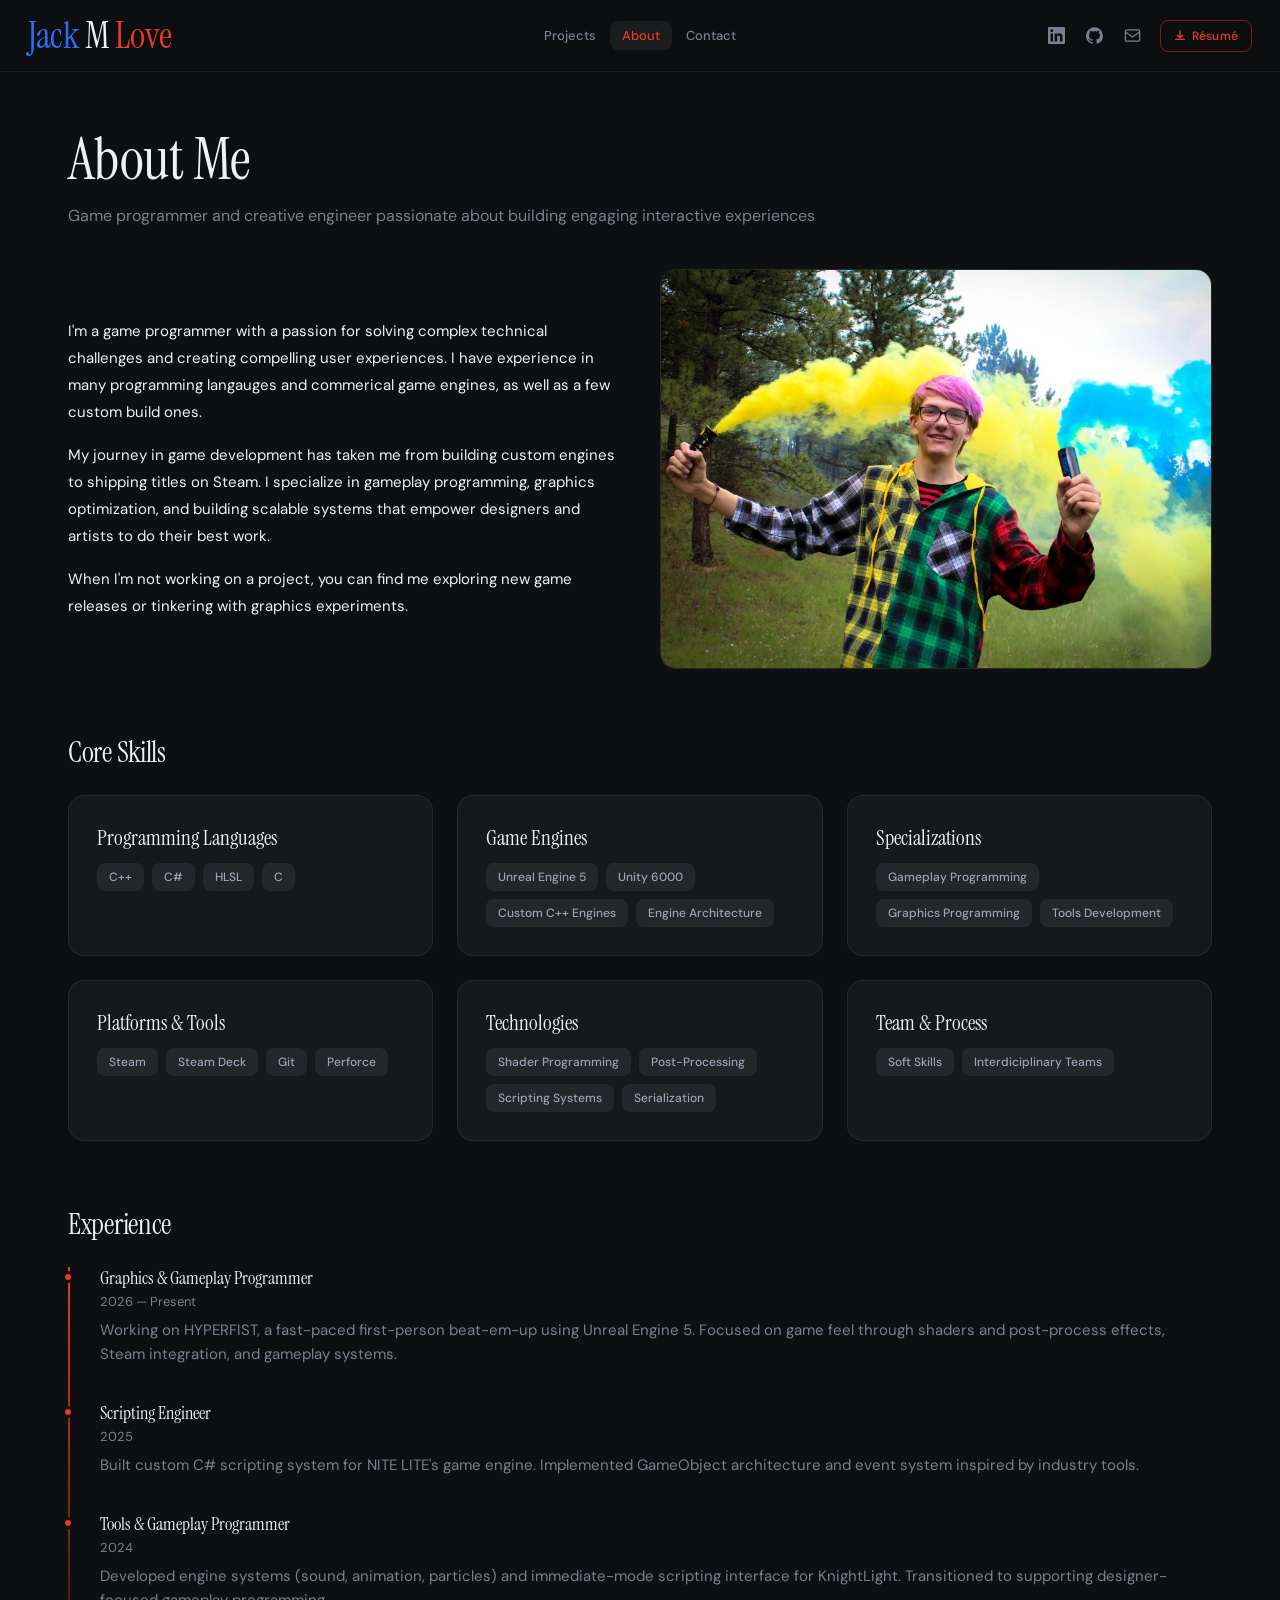
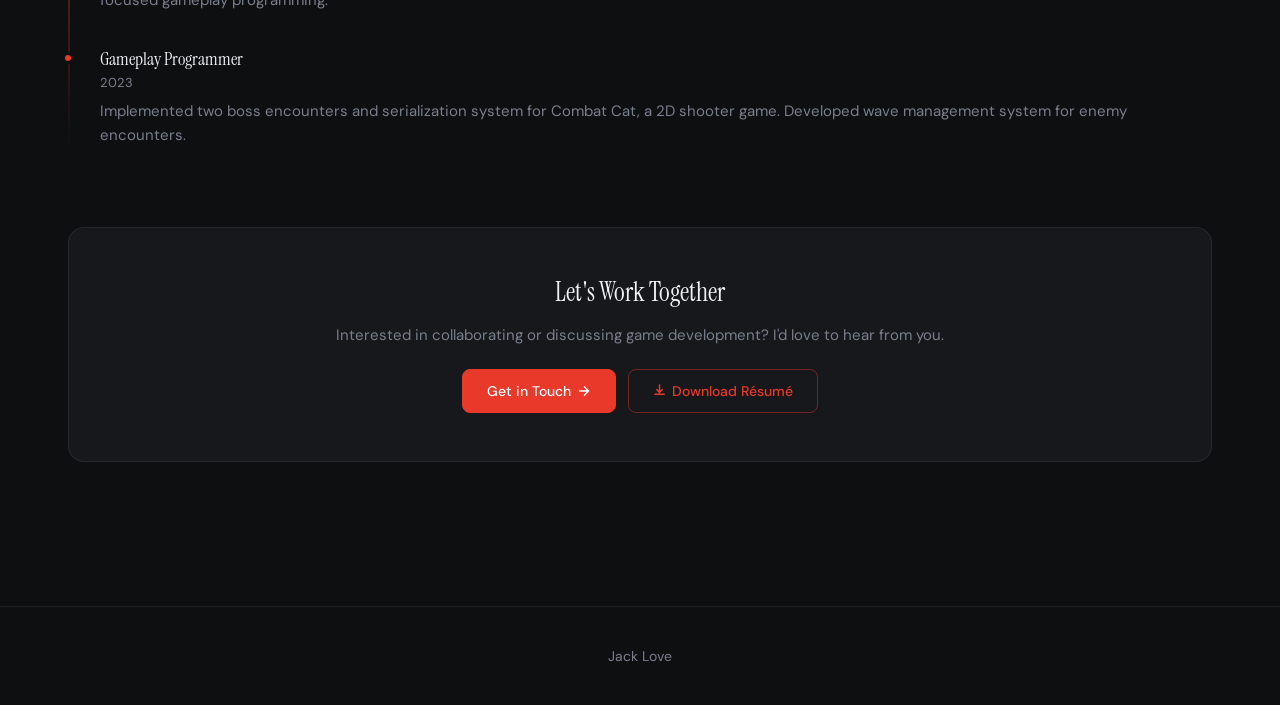
<file: about.html>
<!DOCTYPE html>
<html lang="en">
<head>
  <meta charset="UTF-8" />
  <meta name="viewport" content="width=device-width, initial-scale=1.0" />
  <title>About | Jack Love</title>
  <link rel="preconnect" href="https://fonts.googleapis.com">
  <link href="https://fonts.googleapis.com/css2?family=Instrument+Serif:ital@0;1&family=DM+Sans:ital,opsz,wght@0,9..40,300;0,9..40,400;0,9..40,500;1,9..40,300&display=swap" rel="stylesheet">
  <link rel="icon" type="image/x-icon" href="Images/favicon.png">
  <link rel="stylesheet" href="style.css">
  <style>
    /* ── Header ── */
    header {
      max-width: 1200px;
      margin: 0 auto;
      padding: 56px 28px 40px;
    }

    header h1 {
      font-family: 'Instrument Serif', serif;
      font-size: clamp(2.4rem, 5vw, 3.6rem);
      font-weight: 400;
      letter-spacing: -0.01em;
      line-height: 1.1;
      margin-bottom: 12px;
    }

    header p {
      font-size: 16px;
      color: var(--ink-muted);
      line-height: 1.6;
    }

    /* ── Main Content ── */
    main {
      max-width: 1200px;
      margin: 0 auto;
      padding: 0 28px 80px;
    }

    /* ── Section ── */
    section {
      margin-bottom: 64px;
    }

    section h2 {
      font-family: 'Instrument Serif', serif;
      font-size: 1.8rem;
      font-weight: 400;
      letter-spacing: -0.01em;
      margin-bottom: 24px;
      color: var(--ink);
    }

    /* ── Bio Section ── */
    .bio-content {
      display: grid;
      grid-template-columns: 1fr 1fr;
      gap: 40px;
      align-items: center;
      margin-bottom: 40px;
    }

    .bio-text p {
      font-size: 15px;
      line-height: 1.8;
      color: var(--ink);
      margin-bottom: 16px;
    }

    .bio-text p:last-child {
      margin-bottom: 0;
    }

    .bio-image {
      position: relative;
      height: 400px;
      border-radius: var(--radius);
      overflow: hidden;
      background: var(--surface);
      border: 1px solid var(--border);
    }

    .bio-image img {
      width: 100%;
      height: 100%;
      object-fit: cover;
    }

    @media (max-width: 768px) {
      .bio-content {
        grid-template-columns: 1fr;
        gap: 24px;
      }

      .bio-image {
        height: 300px;
      }
    }

    /* ── Skills Section ── */
    .skills-grid {
      display: grid;
      grid-template-columns: repeat(auto-fit, minmax(280px, 1fr));
      gap: 24px;
    }

    .skill-card {
      padding: 28px;
      border-radius: var(--radius);
      background: var(--surface);
      border: 1px solid var(--border);
      transition: all 0.2s;
    }

    .skill-card:hover {
      border-color: var(--accent);
      background: var(--surface-2);
      box-shadow: var(--shadow);
    }

    .skill-card h3 {
      font-family: 'Instrument Serif', serif;
      font-size: 1.3rem;
      font-weight: 400;
      margin-bottom: 12px;
      color: var(--ink);
    }

    .skill-tags {
      display: flex;
      flex-wrap: wrap;
      gap: 8px;
    }

    .skill-tag {
      display: inline-block;
      padding: 6px 12px;
      border-radius: 8px;
      background: var(--tag-bg);
      color: var(--tag-ink);
      font-size: 12px;
      font-weight: 500;
    }

    /* ── Timeline Section ── */
    .timeline {
      position: relative;
      padding-left: 32px;
    }

    .timeline::before {
      content: '';
      position: absolute;
      left: 0;
      top: 0;
      bottom: 0;
      width: 2px;
      background: linear-gradient(to bottom, var(--accent), transparent);
    }

    .timeline-item {
      margin-bottom: 36px;
      position: relative;
    }

    .timeline-item::before {
      content: '';
      position: absolute;
      left: -38px;
      top: 4px;
      width: 12px;
      height: 12px;
      border-radius: 50%;
      background: var(--accent);
      border: 3px solid var(--bg);
    }

    .timeline-item h3 {
      font-family: 'Instrument Serif', serif;
      font-size: 1.1rem;
      font-weight: 400;
      margin-bottom: 4px;
      color: var(--ink);
    }

    .timeline-date {
      font-size: 13px;
      color: var(--ink-muted);
      margin-bottom: 8px;
    }

    .timeline-description {
      font-size: 15px;
      line-height: 1.6;
      color: var(--ink-muted);
    }

    /* ── CTA Section ── */
    .cta-section {
      padding: 48px;
      border-radius: var(--radius);
      background: var(--surface);
      border: 1px solid var(--border);
      text-align: center;
      margin-top: 80px;
    }

    .cta-section h3 {
      font-family: 'Instrument Serif', serif;
      font-size: 1.6rem;
      font-weight: 400;
      margin-bottom: 16px;
      color: var(--ink);
    }

    .cta-section p {
      font-size: 15px;
      color: var(--ink-muted);
      margin-bottom: 24px;
    }

    .cta-buttons {
      display: flex;
      gap: 12px;
      justify-content: center;
      flex-wrap: wrap;
    }

    .btn {
      display: inline-flex;
      align-items: center;
      gap: 6px;
      padding: 12px 24px;
      border-radius: 8px;
      font-size: 14px;
      font-weight: 500;
      text-decoration: none;
      transition: all 0.15s;
      cursor: pointer;
      border: none;
    }

    .btn-primary {
      background: var(--accent);
      color: white;
      border: 1px solid var(--accent);
    }

    .btn-primary:hover {
      background: rgba(232,57,42,0.9);
      box-shadow: var(--shadow-hover);
    }

    .btn-secondary {
      background: transparent;
      color: var(--red);
      border: 1px solid rgba(232,57,42,0.45);
    }

    .btn-secondary:hover {
      background: var(--red-dim);
      border-color: var(--red);
    }

  </style>
</head>
<body>
  <nav class="navbar">
    <a class="nav-name" href="#">Jack <w>M </w><span>Love</span></a>

    <div class="nav-links">
      <a href="projects.html">Projects</a>
      <a href="#" class="active">About</a>
      <a href="contact.html">Contact</a>
    </div>

    <div class="nav-icons">
      <!-- LinkedIn -->
      <a class="nav-icon" href="https://linkedin.com/in/jack-m-love" target="_blank" rel="noopener" title="LinkedIn">
        <svg width="17" height="17" viewBox="0 0 24 24" fill="currentColor">
          <path
            d="M20.45 20.45h-3.55v-5.57c0-1.33-.03-3.04-1.85-3.04-1.85 0-2.13 1.45-2.13 2.94v5.67H9.37V9h3.41v1.56h.05c.47-.9 1.63-1.85 3.35-1.85 3.58 0 4.24 2.36 4.24 5.43v6.31zM5.34 7.43a2.06 2.06 0 1 1 0-4.12 2.06 2.06 0 0 1 0 4.12zm1.78 13.02H3.56V9h3.56v11.45zM22.23 0H1.77C.79 0 0 .77 0 1.73v20.54C0 23.23.79 24 1.77 24h20.46C23.2 24 24 23.23 24 22.27V1.73C24 .77 23.2 0 22.23 0z" />
        </svg>
      </a>
      <!-- GitHub -->
      <a class="nav-icon" href="https://github.com/Jack-Love10200" target="_blank" rel="noopener" title="GitHub">
        <svg width="17" height="17" viewBox="0 0 24 24" fill="currentColor">
          <path
            d="M12 .3A12 12 0 0 0 0 12.3c0 5.27 3.44 9.74 8.2 11.32.6.1.82-.26.82-.58v-2.04c-3.34.72-4.04-1.6-4.04-1.6-.54-1.38-1.33-1.74-1.33-1.74-1.08-.74.08-.73.08-.73 1.2.09 1.83 1.23 1.83 1.23 1.07 1.83 2.8 1.3 3.48 1 .1-.77.42-1.3.76-1.6-2.67-.3-5.47-1.33-5.47-5.93 0-1.31.47-2.38 1.23-3.22-.13-.3-.53-1.52.12-3.17 0 0 1-.32 3.3 1.23a11.5 11.5 0 0 1 3-.4c1.02.005 2.04.14 3 .4 2.28-1.55 3.29-1.23 3.29-1.23.65 1.65.25 2.87.12 3.17.77.84 1.23 1.9 1.23 3.22 0 4.61-2.8 5.63-5.48 5.92.43.37.82 1.1.82 2.22v3.29c0 .32.22.7.83.58A12 12 0 0 0 24 12.3 12 12 0 0 0 12 .3z" />
        </svg>
      </a>
      <!-- Email -->
      <a class="nav-icon" href="mailto:j.m.love1560@gmail.com" title="Email">
        <svg width="17" height="17" viewBox="0 0 24 24" fill="none" stroke="currentColor" stroke-width="1.8"
          stroke-linecap="round" stroke-linejoin="round">
          <rect x="2" y="4" width="20" height="16" rx="2" />
          <path d="m2 7 10 7 10-7" />
        </svg>
      </a>
      <!-- Resume -->
      <a class="nav-resume" href="Jack Love Resume 2026.pdf" target="_blank" rel="noopener">
        <svg width="12" height="12" viewBox="0 0 14 14" fill="none" stroke="currentColor" stroke-width="1.6"
          stroke-linecap="round" stroke-linejoin="round">
          <path d="M7 1v8M4 6l3 3 3-3M2 11h10" />
        </svg>
        Résumé
      </a>
    </div>

    <!-- Mobile hamburger -->
    <button class="nav-hamburger" id="hamburger" aria-label="Toggle menu">
      <span></span><span></span><span></span>
    </button>
  </nav>

  <!-- Mobile drawer -->
  <div class="nav-drawer" id="drawer">
    <a href="projects.html">
      <svg width="15" height="15" viewBox="0 0 24 24" fill="none" stroke="currentColor" stroke-width="1.8"
        stroke-linecap="round" stroke-linejoin="round">
        <rect x="3" y="3" width="7" height="7" rx="1" />
        <rect x="14" y="3" width="7" height="7" rx="1" />
        <rect x="3" y="14" width="7" height="7" rx="1" />
        <rect x="14" y="14" width="7" height="7" rx="1" />
      </svg>
      Projects
    </a>
    <a href="#" class="active">
      <svg width="15" height="15" viewBox="0 0 24 24" fill="none" stroke="currentColor" stroke-width="1.8"
        stroke-linecap="round" stroke-linejoin="round">
        <circle cx="12" cy="8" r="4" />
        <path d="M4 20c0-4 3.6-7 8-7s8 3 8 7" />
      </svg>
      About
    </a>
    <a href="contact.html">
      <svg width="15" height="15" viewBox="0 0 24 24" fill="none" stroke="currentColor" stroke-width="1.8"
        stroke-linecap="round" stroke-linejoin="round">
        <path d="M21 15a2 2 0 0 1-2 2H7l-4 4V5a2 2 0 0 1 2-2h14a2 2 0 0 1 2 2z" />
      </svg>
      Contact
    </a>
    <div class="nav-drawer-divider"></div>
    <a href="https://linkedin.com/in/jack-m-love" target="_blank" rel="noopener">
      <svg width="15" height="15" viewBox="0 0 24 24" fill="currentColor">
        <path
          d="M20.45 20.45h-3.55v-5.57c0-1.33-.03-3.04-1.85-3.04-1.85 0-2.13 1.45-2.13 2.94v5.67H9.37V9h3.41v1.56h.05c.47-.9 1.63-1.85 3.35-1.85 3.58 0 4.24 2.36 4.24 5.43v6.31zM5.34 7.43a2.06 2.06 0 1 1 0-4.12 2.06 2.06 0 0 1 0 4.12zm1.78 13.02H3.56V9h3.56v11.45zM22.23 0H1.77C.79 0 0 .77 0 1.73v20.54C0 23.23.79 24 1.77 24h20.46C23.2 24 24 23.23 24 22.27V1.73C24 .77 23.2 0 22.23 0z" />
      </svg>
      LinkedIn
    </a>
    <a href="https://github.com/Jack-Love10200" target="_blank" rel="noopener">
      <svg width="15" height="15" viewBox="0 0 24 24" fill="currentColor">
        <path
          d="M12 .3A12 12 0 0 0 0 12.3c0 5.27 3.44 9.74 8.2 11.32.6.1.82-.26.82-.58v-2.04c-3.34.72-4.04-1.6-4.04-1.6-.54-1.38-1.33-1.74-1.33-1.74-1.08-.74.08-.73.08-.73 1.2.09 1.83 1.23 1.83 1.23 1.07 1.83 2.8 1.3 3.48 1 .1-.77.42-1.3.76-1.6-2.67-.3-5.47-1.33-5.47-5.93 0-1.31.47-2.38 1.23-3.22-.13-.3-.53-1.52.12-3.17 0 0 1-.32 3.3 1.23a11.5 11.5 0 0 1 3-.4c1.02.005 2.04.14 3 .4 2.28-1.55 3.29-1.23 3.29-1.23.65 1.65.25 2.87.12 3.17.77.84 1.23 1.9 1.23 3.22 0 4.61-2.8 5.63-5.48 5.92.43.37.82 1.1.82 2.22v3.29c0 .32.22.7.83.58A12 12 0 0 0 24 12.3 12 12 0 0 0 12 .3z" />
      </svg>
      GitHub
    </a>
    <a href="mailto:j.m.love1560@gmail.com" title="Email">
      <svg width="15" height="15" viewBox="0 0 24 24" fill="none" stroke="currentColor" stroke-width="1.8"
        stroke-linecap="round" stroke-linejoin="round">
        <rect x="2" y="4" width="20" height="16" rx="2" />
        <path d="m2 7 10 7 10-7" />
      </svg>
      Email me
    </a>
    <a href="Jack Love Resume 2026.pdf" class="nav-drawer-resume" target="_blank" rel="noopener">
      <svg width="13" height="13" viewBox="0 0 14 14" fill="none" stroke="currentColor" stroke-width="1.6"
        stroke-linecap="round" stroke-linejoin="round" style="margin-right:4px">
        <path d="M7 1v8M4 6l3 3 3-3M2 11h10" />
      </svg>
      Download Résumé
    </a>
  </div>

  <header>
    <h1>About Me</h1>
    <p>Game programmer and creative engineer passionate about building engaging interactive experiences</p>
  </header>

  <main>
    <!-- Bio Section -->
    <section>
      <div class="bio-content">
        <div class="bio-text">
          <p>I'm a game programmer with a passion for solving complex technical challenges and creating compelling user experiences. I have experience in many programming langauges and commerical game engines, as well as a few custom build ones.</p>
          <p>My journey in game development has taken me from building custom engines to shipping titles on Steam. I specialize in gameplay programming, graphics optimization, and building scalable systems that empower designers and artists to do their best work.</p>
          <p>When I'm not working on a project, you can find me exploring new game releases or tinkering with graphics experiments.</p>
        </div>
        <div class="bio-image">
          <img src="Images/ProfilePic.jpg" alt="Profile photo" />
        </div>
      </div>
    </section>

    <!-- Skills Section -->
    <section>
      <h2>Core Skills</h2>
      <div class="skills-grid">
        <div class="skill-card">
          <h3>Programming Languages</h3>
          <div class="skill-tags">
            <span class="skill-tag">C++</span>
            <span class="skill-tag">C#</span>
            <span class="skill-tag">HLSL</span>
            <span class="skill-tag">C</span>
          </div>
        </div>

        <div class="skill-card">
          <h3>Game Engines</h3>
          <div class="skill-tags">
            <span class="skill-tag">Unreal Engine 5</span>
            <span class="skill-tag">Unity 6000</span>
            <span class="skill-tag">Custom C++ Engines</span>
            <span class="skill-tag">Engine Architecture</span>
          </div>
        </div>

        <div class="skill-card">
          <h3>Specializations</h3>
          <div class="skill-tags">
            <span class="skill-tag">Gameplay Programming</span>
            <span class="skill-tag">Graphics Programming</span>
            <span class="skill-tag">Tools Development</span>
            <!-- <span class="skill-tag">Physics Systems</span> -->
          </div>
        </div>

        <div class="skill-card">
          <h3>Platforms & Tools</h3>
          <div class="skill-tags">
            <span class="skill-tag">Steam</span>
            <span class="skill-tag">Steam Deck</span>
            <span class="skill-tag">Git</span>
            <span class="skill-tag">Perforce</span>
          </div>
        </div>

        <div class="skill-card">
          <h3>Technologies</h3>
          <div class="skill-tags">
            <span class="skill-tag">Shader Programming</span>
            <span class="skill-tag">Post-Processing</span>
            <span class="skill-tag">Scripting Systems</span>
            <span class="skill-tag">Serialization</span>
          </div>
        </div>

        <div class="skill-card">
          <h3>Team & Process</h3>
          <div class="skill-tags">
            <span class="skill-tag">Soft Skills</span>
            <span class="skill-tag">Interdiciplinary Teams</span>
          </div>
        </div>
      </div>
    </section>

    <!-- Experience Section -->
    <section>
      <h2>Experience</h2>
      <div class="timeline">
        <div class="timeline-item">
          <h3>Graphics & Gameplay Programmer</h3>
          <div class="timeline-date">2026 — Present</div>
          <div class="timeline-description">Working on HYPERFIST, a fast-paced first-person beat-em-up using Unreal Engine 5. Focused on game feel through shaders and post-process effects, Steam integration, and gameplay systems.</div>
        </div>

        <div class="timeline-item">
          <h3>Scripting Engineer</h3>
          <div class="timeline-date">2025</div>
          <div class="timeline-description">Built custom C# scripting system for NITE LITE's game engine. Implemented GameObject architecture and event system inspired by industry tools.</div>
        </div>

        <div class="timeline-item">
          <h3>Tools & Gameplay Programmer</h3>
          <div class="timeline-date">2024</div>
          <div class="timeline-description">Developed engine systems (sound, animation, particles) and immediate-mode scripting interface for KnightLight. Transitioned to supporting designer-focused gameplay programming.</div>
        </div>

        <div class="timeline-item">
          <h3>Gameplay Programmer</h3>
          <div class="timeline-date">2023</div>
          <div class="timeline-description">Implemented two boss encounters and serialization system for Combat Cat, a 2D shooter game. Developed wave management system for enemy encounters.</div>
        </div>
      </div>
    </section>

    <!-- CTA Section -->
    <section class="cta-section">
      <h3>Let's Work Together</h3>
      <p>Interested in collaborating or discussing game development? I'd love to hear from you.</p>
      <div class="cta-buttons">
        <a href="contact.html" class="btn btn-primary">
          Get in Touch
          <svg width="14" height="14" viewBox="0 0 14 14" fill="none" xmlns="http://www.w3.org/2000/svg">
            <path d="M2.5 7h9M7.5 3l4 4-4 4" stroke="currentColor" stroke-width="1.5" stroke-linecap="round" stroke-linejoin="round"/>
          </svg>
        </a>
        <a href="Jack Love Resume 2026.pdf" class="btn btn-secondary" target="_blank" rel="noopener">
          <svg width="13" height="13" viewBox="0 0 14 14" fill="none" stroke="currentColor" stroke-width="1.6" stroke-linecap="round" stroke-linejoin="round"><path d="M7 1v8M4 6l3 3 3-3M2 11h10"/></svg>
          Download Résumé
        </a>
      </div>
    </section>
  </main>

  <footer>
    Jack Love
  </footer>

  <script>
    const btn = document.getElementById('hamburger');
    const drawer = document.getElementById('drawer');

    if (btn && drawer) {
      btn.addEventListener('click', () => {
        const open = drawer.classList.toggle('open');
        btn.classList.toggle('open', open);
      });

      drawer.querySelectorAll('a').forEach((link) => {
        link.addEventListener('click', () => {
          drawer.classList.remove('open');
          btn.classList.remove('open');
        });
      });
    }

    // Navbar hide on scroll
    const navbar = document.querySelector('.navbar');
    let lastScrollY = 0;
    let isScrolling = false;

    window.addEventListener('scroll', () => {
      const currentScrollY = window.scrollY;
      
      // Hide navbar when scrolling down, show when scrolling up
      if (currentScrollY > lastScrollY + 5) {
        // Scrolling down
        navbar.classList.add('hidden');
      } else if (currentScrollY < lastScrollY - 5) {
        // Scrolling up
        navbar.classList.remove('hidden');
      }
      
      lastScrollY = currentScrollY;
    }, { passive: true });
  </script>
</body>
</html>
</file>
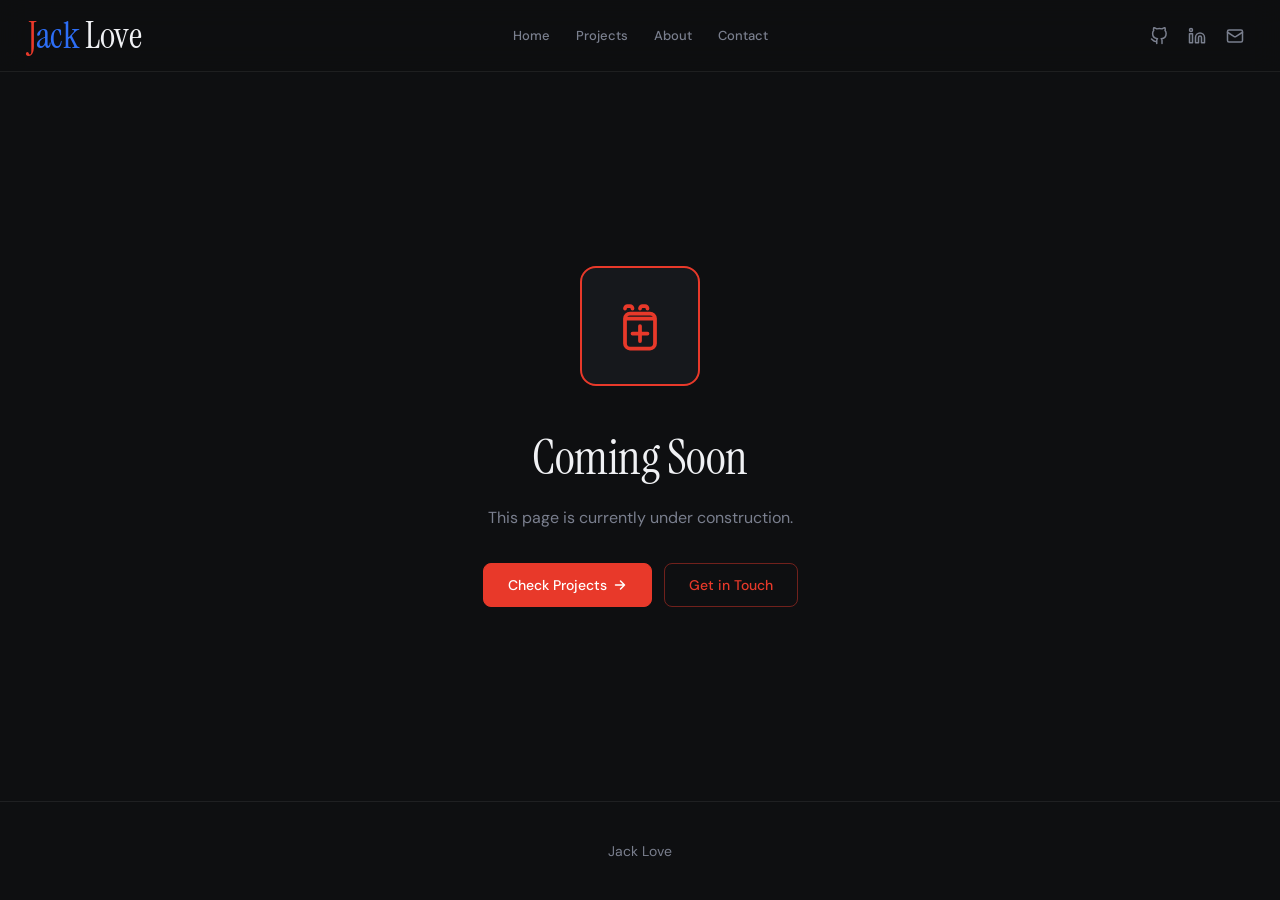
<file: coming-soon.html>
<!DOCTYPE html>
<html lang="en">
<head>
  <meta charset="UTF-8" />
  <meta name="viewport" content="width=device-width, initial-scale=1.0" />
  <title>Coming Soon | Jack Love</title>
  <link rel="preconnect" href="https://fonts.googleapis.com">
  <link href="https://fonts.googleapis.com/css2?family=Instrument+Serif:ital@0;1&family=DM+Sans:ital,opsz,wght@0,9..40,300;0,9..40,400;0,9..40,500;1,9..40,300&display=swap" rel="stylesheet">
  <link rel="icon" type="image/x-icon" href="Images/favicon.png">
  <link rel="stylesheet" href="style.css">
  <style>
    body {
      display: flex;
      flex-direction: column;
    }

    /* ── Main Content ── */
    main {
      flex: 1;
      display: flex;
      align-items: center;
      justify-content: center;
      padding: 40px 28px;
    }

    /* ── Construction Container ── */
    .construction-container {
      max-width: 600px;
      text-align: center;
    }

    .construction-icon {
      width: 120px;
      height: 120px;
      margin: 0 auto 40px;
      border-radius: var(--radius);
      background: var(--surface);
      border: 2px solid var(--accent);
      display: flex;
      align-items: center;
      justify-content: center;
      animation: pulse 2s ease-in-out infinite;
    }

    .construction-icon svg {
      width: 60px;
      height: 60px;
      color: var(--red);
      stroke-width: 1.5;
    }

    @keyframes pulse {
      0%, 100% { 
        box-shadow: 0 0 0 0 rgba(232,57,42,0.7);
      }
      50% { 
        box-shadow: 0 0 0 20px rgba(232,57,42,0);
      }
    }

    h1 {
      font-family: 'Instrument Serif', serif;
      font-size: clamp(2rem, 5vw, 3rem);
      font-weight: 400;
      letter-spacing: -0.01em;
      margin-bottom: 16px;
      color: var(--ink);
    }

    .subtitle {
      font-size: 16px;
      color: var(--ink-muted);
      margin-bottom: 32px;
      line-height: 1.6;
    }

    /* ── Status Boxes ── */
    .status-grid {
      display: grid;
      grid-template-columns: repeat(auto-fit, minmax(150px, 1fr));
      gap: 16px;
      margin-bottom: 40px;
    }

    .status-box {
      padding: 24px 16px;
      border-radius: 12px;
      background: var(--surface);
      border: 1px solid var(--border);
    }

    .status-label {
      font-size: 12px;
      font-weight: 500;
      text-transform: uppercase;
      letter-spacing: 0.05em;
      color: var(--ink-muted);
      margin-bottom: 8px;
    }

    .status-value {
      font-family: 'Instrument Serif', serif;
      font-size: 1.8rem;
      font-weight: 400;
      color: var(--red);
    }

    /* ── CTA Buttons ── */
    .cta-buttons {
      display: flex;
      gap: 12px;
      justify-content: center;
      flex-wrap: wrap;
    }

    .btn {
      display: inline-flex;
      align-items: center;
      gap: 6px;
      padding: 12px 24px;
      border-radius: 8px;
      font-size: 14px;
      font-weight: 500;
      text-decoration: none;
      transition: all 0.15s;
      cursor: pointer;
      border: none;
    }

    .btn-primary {
      background: var(--accent);
      color: white;
      border: 1px solid var(--accent);
    }

    .btn-primary:hover {
      background: rgba(232,57,42,0.9);
      box-shadow: var(--shadow-hover);
    }

    .btn-secondary {
      background: transparent;
      color: var(--red);
      border: 1px solid rgba(232,57,42,0.45);
    }

    .btn-secondary:hover {
      background: var(--red-dim);
      border-color: var(--red);
    }

    /* ── Newsletter ── */
    .newsletter-section {
      margin-top: 48px;
      padding: 32px;
      border-radius: var(--radius);
      background: var(--surface);
      border: 1px solid var(--border);
    }

    .newsletter-section h3 {
      font-family: 'Instrument Serif', serif;
      font-size: 1.2rem;
      font-weight: 400;
      margin-bottom: 12px;
      color: var(--ink);
    }

    .newsletter-section p {
      font-size: 14px;
      color: var(--ink-muted);
      margin-bottom: 16px;
    }

    .newsletter-form {
      display: flex;
      gap: 8px;
      flex-wrap: wrap;
    }

    .newsletter-form input {
      flex: 1;
      min-width: 200px;
      padding: 10px 14px;
      border-radius: 8px;
      background: var(--surface-2);
      border: 1px solid var(--border);
      color: var(--ink);
      font-family: 'DM Sans', sans-serif;
      font-size: 14px;
    }

    .newsletter-form input::placeholder {
      color: var(--ink-muted);
    }

    .newsletter-form input:focus {
      outline: none;
      border-color: var(--accent);
    }

    .newsletter-form button {
      padding: 10px 20px;
      border-radius: 8px;
      background: var(--accent);
      color: white;
      border: none;
      font-size: 14px;
      font-weight: 500;
      cursor: pointer;
      transition: all 0.15s;
    }

    .newsletter-form button:hover {
      background: rgba(232,57,42,0.9);
    }

    @media (max-width: 768px) {
      .construction-icon {
        width: 100px;
        height: 100px;
        margin-bottom: 32px;
      }

      .status-grid {
        grid-template-columns: repeat(2, 1fr);
      }

      .newsletter-form {
        flex-direction: column;
      }

      .newsletter-form input {
        min-width: 100%;
      }
    }
  </style>
</head>
<body>
  <nav class="navbar">
    <a href="index.html" class="nav-name"><span>J</span>ack <w>Love</w></a>
    
    <div class="nav-links">
      <a href="index.html">Home</a>
      <a href="projects.html">Projects</a>
      <a href="about.html">About</a>
      <a href="contact.html">Contact</a>
    </div>

    <div class="nav-icons">
      <a href="https://github.com/Jack-Love10200" class="nav-icon" aria-label="GitHub" target="_blank" rel="noopener">
        <svg width="18" height="18" viewBox="0 0 24 24" fill="none" stroke="currentColor" stroke-width="2" stroke-linecap="round" stroke-linejoin="round"><path d="M9 19c-5 1.5-5-2.5-7-3m14 6v-3.87a3.37 3.37 0 0 0-.94-2.61c3.14-.35 6.44-1.54 6.44-7A5.44 5.44 0 0 0 20 4.77 5.07 5.07 0 0 0 19.91 1S18.73.65 16 2.48a13.38 13.38 0 0 0-7 0C6.27.65 5.09 1 5.09 1A5.07 5.07 0 0 0 5 4.77a5.44 5.44 0 0 0-1.5 3.78c0 5.42 3.3 6.61 6.44 7A3.37 3.37 0 0 0 9 18.13V22"></path></svg>
      </a>
      <a href="https://linkedin.com/in/jack-m-love" class="nav-icon" aria-label="LinkedIn" target="_blank" rel="noopener">
        <svg width="18" height="18" viewBox="0 0 24 24" fill="none" stroke="currentColor" stroke-width="2" stroke-linecap="round" stroke-linejoin="round"><path d="M16 8a6 6 0 0 1 6 6v7h-4v-7a2 2 0 0 0-2-2 2 2 0 0 0-2 2v7h-4v-7a6 6 0 0 1 6-6zM2 9h4v12H2z"></path><circle cx="4" cy="4" r="2"></circle></svg>
      </a>
      <a href="mailto:j.m.love1560@gmail.com" class="nav-icon" aria-label="Email">
        <svg width="18" height="18" viewBox="0 0 24 24" fill="none" stroke="currentColor" stroke-width="2" stroke-linecap="round" stroke-linejoin="round"><rect x="2" y="4" width="20" height="16" rx="2"></rect><path d="m22 7-8.97 5.7a1.94 1.94 0 0 1-2.06 0L2 7"></path></svg>
      </a>
    </div>

    <button class="nav-hamburger" id="hamburger" aria-label="Menu">
      <span></span>
      <span></span>
      <span></span>
    </button>
  </nav>

  <div id="drawer" class="nav-drawer">
    <div class="nav-drawer-links">
      <a href="index.html">Home</a>
      <a href="projects.html">Projects</a>
      <a href="about.html">About</a>
      <a href="contact.html">Contact</a>
      <a href="https://github.com/Jack-Love10200" target="_blank" rel="noopener">GitHub</a>
      <a href="https://linkedin.com/in/jack-m-love" target="_blank" rel="noopener">LinkedIn</a>
      <a href="mailto:j.m.love1560@gmail.com">Email me</a>
    </div>
    <a href="Jack Love Resume 2026.pdf" class="nav-drawer-resume" target="_blank" rel="noopener">
      <svg width="13" height="13" viewBox="0 0 14 14" fill="none" stroke="currentColor" stroke-width="1.6" stroke-linecap="round" stroke-linejoin="round" style="margin-right:4px"><path d="M7 1v8M4 6l3 3 3-3M2 11h10"/></svg>
      Download Résumé
    </a>
  </div>

  <main>
    <div class="construction-container">
      <div class="construction-icon">
        <svg viewBox="0 0 24 24" fill="none" stroke="currentColor" stroke-linecap="round" stroke-linejoin="round">
          <path d="M6 9h12M6 9a2 2 0 0 1 2-2h8a2 2 0 0 1 2 2M6 9v10a2 2 0 0 0 2 2h8a2 2 0 0 0 2-2V9M9 5a1 1 0 0 0-1-1H7a1 1 0 0 0-1 1M15 5a1 1 0 0 0-1-1h-1a1 1 0 0 0-1 1M12 12v6M9 15h6"/>
        </svg>
      </div>

      <h1>Coming Soon</h1>
      <p class="subtitle">This page is currently under construction.</p>

      <!-- <div class="status-grid">
        <div class="status-box">
          <div class="status-label">Progress</div>
          <div class="status-value">75%</div>
        </div>
        <div class="status-box">
          <div class="status-label">ETA</div>
          <div class="status-value">Q2</div>
        </div>
        <div class="status-box">
          <div class="status-label">Status</div>
          <div class="status-value" style="color: var(--blue);">Active</div>
        </div>
      </div> -->

      <div class="cta-buttons">
        <a href="projects.html" class="btn btn-primary">
          Check Projects
          <svg width="14" height="14" viewBox="0 0 14 14" fill="none" xmlns="http://www.w3.org/2000/svg">
            <path d="M2.5 7h9M7.5 3l4 4-4 4" stroke="currentColor" stroke-width="1.5" stroke-linecap="round" stroke-linejoin="round"/>
          </svg>
        </a>
        <a href="contact.html" class="btn btn-secondary">
          Get in Touch
        </a>
      </div>

      <!-- <div class="newsletter-section">
        <h3>Be the first to know</h3>
        <p>Subscribe to get updates when this page launches</p>
        <form class="newsletter-form" id="newsletterForm">
          <input 
            type="email" 
            placeholder="you@example.com" 
            required
            aria-label="Email address"
          />
          <button type="submit">Notify Me</button>
        </form>
      </div> -->
    </div>
  </main>

  <footer>
    Jack Love
  </footer>

  <script>
    // Hamburger menu
    const btn = document.getElementById('hamburger');
    const drawer = document.getElementById('drawer');

    if (btn && drawer) {
      btn.addEventListener('click', () => {
        const open = drawer.classList.toggle('open');
        btn.classList.toggle('open', open);
      });

      drawer.querySelectorAll('a').forEach((link) => {
        link.addEventListener('click', () => {
          drawer.classList.remove('open');
          btn.classList.remove('open');
        });
      });
    }

    // Newsletter form
    const newsletterForm = document.getElementById('newsletterForm');
    if (newsletterForm) {
      newsletterForm.addEventListener('submit', function(e) {
        e.preventDefault();
        const email = this.querySelector('input[type="email"]').value;
        
        // Simulate subscription (replace with actual API call)
        const button = this.querySelector('button');
        const originalText = button.textContent;
        button.textContent = 'Subscribed!';
        button.style.background = 'var(--blue)';
        button.style.borderColor = 'var(--blue)';
        
        this.reset();
        
        setTimeout(() => {
          button.textContent = originalText;
          button.style.background = '';
          button.style.borderColor = '';
        }, 3000);
      });
    }
  </script>
</body>
</html>
</file>
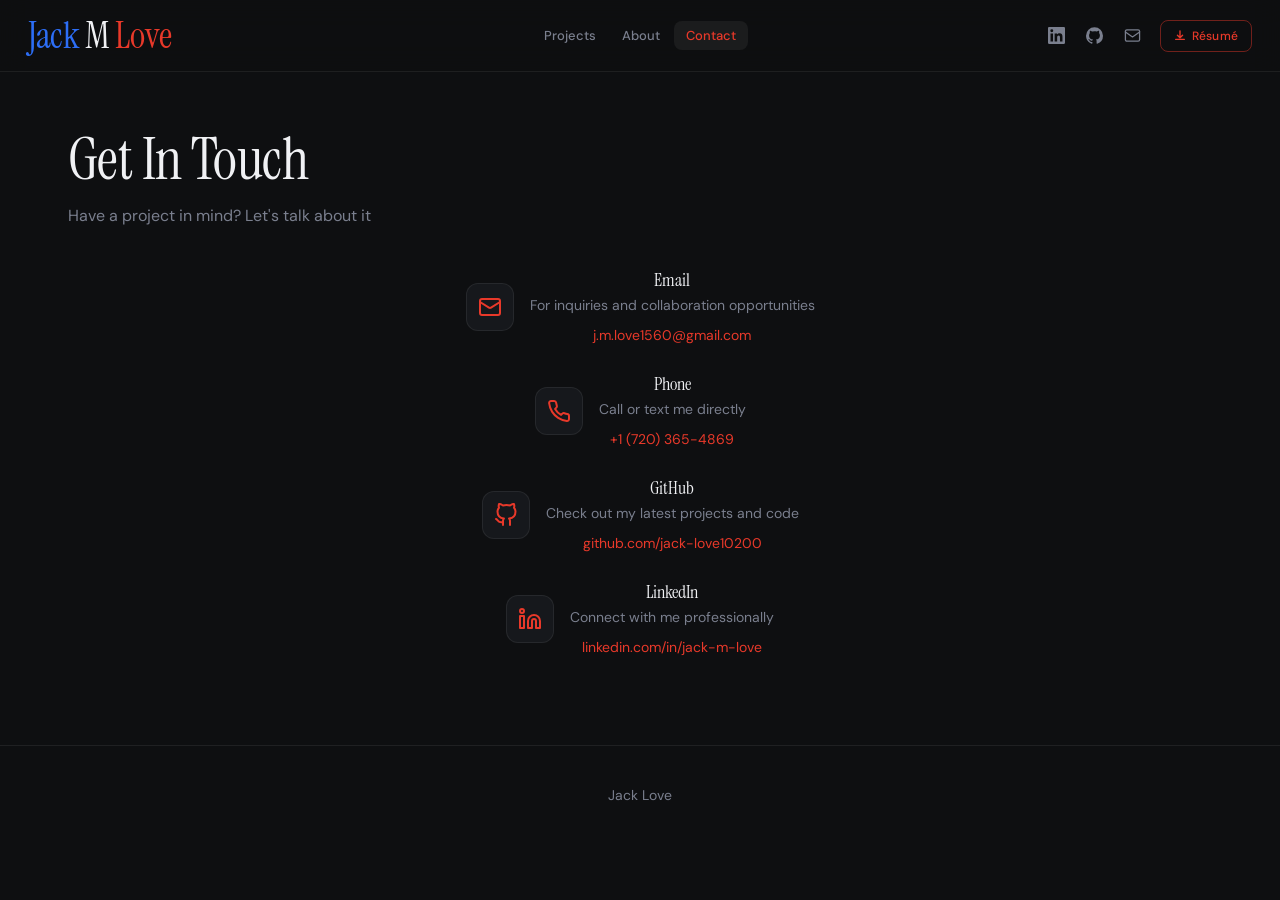
<file: contact.html>
<!DOCTYPE html>
<html lang="en">
<head>
  <meta charset="UTF-8" />
  <meta name="viewport" content="width=device-width, initial-scale=1.0" />
  <title>Contact | Jack Love</title>
  <link rel="preconnect" href="https://fonts.googleapis.com">
  <link href="https://fonts.googleapis.com/css2?family=Instrument+Serif:ital@0;1&family=DM+Sans:ital,opsz,wght@0,9..40,300;0,9..40,400;0,9..40,500;1,9..40,300&display=swap" rel="stylesheet">
  <link rel="icon" type="image/x-icon" href="Images/favicon.png">
  <link rel="stylesheet" href="style.css">
  <style>
    /* ── Contact Grid ── */
    .contact-content {
      display: grid;
      grid-template-columns: 1fr;
      justify-items: center;
      gap: 48px;
      margin-bottom: 60px;
    }

    .contact-methods {
      display: flex;
      flex-direction: column;
      gap: 28px;
      width: 100%;
      max-width: 560px;
    }

    .contact-method {
      display: flex;
      align-items: center;
      justify-content: center;
      gap: 16px;
      text-align: center;
    }

    .contact-text {
      text-align: center;
    }

    .contact-icon {
      display: flex;
      align-items: center;
      justify-content: center;
      flex-shrink: 0;
      width: 48px;
      height: 48px;
      border-radius: 12px;
      background: var(--surface);
      border: 1px solid var(--border);
      color: var(--red);
    }

    .contact-text h3 {
      font-family: 'Instrument Serif', serif;
      font-size: 1.1rem;
      font-weight: 400;
      margin-bottom: 4px;
      color: var(--ink);
    }

    .contact-text p {
      font-size: 14px;
      color: var(--ink-muted);
      line-height: 1.5;
      margin-bottom: 8px;
    }

    .contact-text a {
      font-size: 14px;
      color: var(--red);
      text-decoration: none;
      transition: color 0.15s;
    }

    .contact-text a:hover {
      color: var(--ink);
    }

    /* ── Contact Form ── */
    .contact-form {
      display: flex;
      flex-direction: column;
      gap: 20px;
    }

    .form-group {
      display: flex;
      flex-direction: column;
      gap: 8px;
    }

    .form-group label {
      font-size: 13px;
      font-weight: 500;
      color: var(--ink);
    }

    .form-group input,
    .form-group textarea {
      padding: 12px 16px;
      border-radius: 8px;
      background: var(--surface);
      border: 1px solid var(--border);
      color: var(--ink);
      font-family: 'DM Sans', sans-serif;
      font-size: 14px;
      transition: border-color 0.15s, background 0.15s;
    }

    .form-group input:focus,
    .form-group textarea:focus {
      outline: none;
      border-color: var(--accent);
      background: var(--surface-2);
    }

    .form-group textarea {
      resize: vertical;
      min-height: 140px;
      font-size: 14px;
      line-height: 1.5;
    }

    .form-group input::placeholder,
    .form-group textarea::placeholder {
      color: var(--ink-muted);
    }

    .form-button {
      padding: 12px 24px;
      border-radius: 8px;
      background: var(--accent);
      color: white;
      border: none;
      font-size: 14px;
      font-weight: 500;
      cursor: pointer;
      transition: all 0.15s;
      margin-top: 8px;
    }

    .form-button:hover {
      background: rgba(232,57,42,0.9);
      box-shadow: var(--shadow-hover);
    }

    /* ── Social Links ── */
    .social-section {
      padding: 48px;
      border-radius: var(--radius);
      background: var(--surface);
      border: 1px solid var(--border);
      text-align: center;
    }

    .social-section h3 {
      font-family: 'Instrument Serif', serif;
      font-size: 1.4rem;
      font-weight: 400;
      margin-bottom: 24px;
      color: var(--ink);
    }

    .social-links {
      display: flex;
      justify-content: center;
      gap: 16px;
      flex-wrap: wrap;
    }

    .social-link {
      display: flex;
      align-items: center;
      justify-content: center;
      width: 52px;
      height: 52px;
      border-radius: 12px;
      background: var(--surface-2);
      border: 1px solid var(--border);
      color: var(--ink-muted);
      text-decoration: none;
      transition: all 0.15s;
    }

    .social-link:hover {
      border-color: var(--accent);
      color: var(--red);
      background: var(--accent-light);
    }

    .social-link svg {
      width: 20px;
      height: 20px;
      stroke: currentColor;
      stroke-width: 2;
      fill: none;
    }

    /* ── Response Message ── */
    .form-message {
      padding: 16px;
      border-radius: 8px;
      font-size: 14px;
      display: none;
    }

    .form-message.success {
      display: block;
      background: rgba(45, 110, 245, 0.12);
      border: 1px solid rgba(45, 110, 245, 0.3);
      color: var(--blue);
    }

    .form-message.error {
      display: block;
      background: var(--red-dim);
      border: 1px solid rgba(232, 57, 42, 0.3);
      color: var(--red);
    }

    @media (max-width: 768px) {
      .contact-content {
        grid-template-columns: 1fr;
        gap: 32px;
      }

      .social-links {
        gap: 12px;
      }

      .social-link {
        width: 44px;
        height: 44px;
      }
    }

  </style>
</head>
<body>
    <nav class="navbar">
    <a class="nav-name" href="#">Jack <w>M </w><span>Love</span></a>

    <div class="nav-links">
      <a href="projects.html">Projects</a>
      <a href="about.html">About</a>
      <a href="#" class="active ">Contact</a>
    </div>

    <div class="nav-icons">
      <!-- LinkedIn -->
      <a class="nav-icon" href="https://linkedin.com/in/jack-m-love" target="_blank" rel="noopener" title="LinkedIn">
        <svg width="17" height="17" viewBox="0 0 24 24" fill="currentColor">
          <path
            d="M20.45 20.45h-3.55v-5.57c0-1.33-.03-3.04-1.85-3.04-1.85 0-2.13 1.45-2.13 2.94v5.67H9.37V9h3.41v1.56h.05c.47-.9 1.63-1.85 3.35-1.85 3.58 0 4.24 2.36 4.24 5.43v6.31zM5.34 7.43a2.06 2.06 0 1 1 0-4.12 2.06 2.06 0 0 1 0 4.12zm1.78 13.02H3.56V9h3.56v11.45zM22.23 0H1.77C.79 0 0 .77 0 1.73v20.54C0 23.23.79 24 1.77 24h20.46C23.2 24 24 23.23 24 22.27V1.73C24 .77 23.2 0 22.23 0z" />
        </svg>
      </a>
      <!-- GitHub -->
      <a class="nav-icon" href="https://github.com/Jack-Love10200" target="_blank" rel="noopener" title="GitHub">
        <svg width="17" height="17" viewBox="0 0 24 24" fill="currentColor">
          <path
            d="M12 .3A12 12 0 0 0 0 12.3c0 5.27 3.44 9.74 8.2 11.32.6.1.82-.26.82-.58v-2.04c-3.34.72-4.04-1.6-4.04-1.6-.54-1.38-1.33-1.74-1.33-1.74-1.08-.74.08-.73.08-.73 1.2.09 1.83 1.23 1.83 1.23 1.07 1.83 2.8 1.3 3.48 1 .1-.77.42-1.3.76-1.6-2.67-.3-5.47-1.33-5.47-5.93 0-1.31.47-2.38 1.23-3.22-.13-.3-.53-1.52.12-3.17 0 0 1-.32 3.3 1.23a11.5 11.5 0 0 1 3-.4c1.02.005 2.04.14 3 .4 2.28-1.55 3.29-1.23 3.29-1.23.65 1.65.25 2.87.12 3.17.77.84 1.23 1.9 1.23 3.22 0 4.61-2.8 5.63-5.48 5.92.43.37.82 1.1.82 2.22v3.29c0 .32.22.7.83.58A12 12 0 0 0 24 12.3 12 12 0 0 0 12 .3z" />
        </svg>
      </a>
      <!-- Email -->
      <a class="nav-icon" href="mailto:j.m.love1560@gmail.com" title="Email">
        <svg width="17" height="17" viewBox="0 0 24 24" fill="none" stroke="currentColor" stroke-width="1.8"
          stroke-linecap="round" stroke-linejoin="round">
          <rect x="2" y="4" width="20" height="16" rx="2" />
          <path d="m2 7 10 7 10-7" />
        </svg>
      </a>
      <!-- Resume -->
      <a class="nav-resume" href="Jack Love Resume 2026.pdf" target="_blank" rel="noopener">
        <svg width="12" height="12" viewBox="0 0 14 14" fill="none" stroke="currentColor" stroke-width="1.6"
          stroke-linecap="round" stroke-linejoin="round">
          <path d="M7 1v8M4 6l3 3 3-3M2 11h10" />
        </svg>
        Résumé
      </a>
    </div>

    <!-- Mobile hamburger -->
    <button class="nav-hamburger" id="hamburger" aria-label="Toggle menu">
      <span></span><span></span><span></span>
    </button>
  </nav>

  <!-- Mobile drawer -->
  <div class="nav-drawer" id="drawer">
    <a href="projects.html">
      <svg width="15" height="15" viewBox="0 0 24 24" fill="none" stroke="currentColor" stroke-width="1.8"
        stroke-linecap="round" stroke-linejoin="round">
        <rect x="3" y="3" width="7" height="7" rx="1" />
        <rect x="14" y="3" width="7" height="7" rx="1" />
        <rect x="3" y="14" width="7" height="7" rx="1" />
        <rect x="14" y="14" width="7" height="7" rx="1" />
      </svg>
      Projects
    </a>
    <a href="about.html">
      <svg width="15" height="15" viewBox="0 0 24 24" fill="none" stroke="currentColor" stroke-width="1.8"
        stroke-linecap="round" stroke-linejoin="round">
        <circle cx="12" cy="8" r="4" />
        <path d="M4 20c0-4 3.6-7 8-7s8 3 8 7" />
      </svg>
      About
    </a>
    <a href="#" class="active">
      <svg width="15" height="15" viewBox="0 0 24 24" fill="none" stroke="currentColor" stroke-width="1.8"
        stroke-linecap="round" stroke-linejoin="round">
        <path d="M21 15a2 2 0 0 1-2 2H7l-4 4V5a2 2 0 0 1 2-2h14a2 2 0 0 1 2 2z" />
      </svg>
      Contact
    </a>
    <div class="nav-drawer-divider"></div>
    <a href="https://linkedin.com/in/jack-m-love" target="_blank" rel="noopener">
      <svg width="15" height="15" viewBox="0 0 24 24" fill="currentColor">
        <path
          d="M20.45 20.45h-3.55v-5.57c0-1.33-.03-3.04-1.85-3.04-1.85 0-2.13 1.45-2.13 2.94v5.67H9.37V9h3.41v1.56h.05c.47-.9 1.63-1.85 3.35-1.85 3.58 0 4.24 2.36 4.24 5.43v6.31zM5.34 7.43a2.06 2.06 0 1 1 0-4.12 2.06 2.06 0 0 1 0 4.12zm1.78 13.02H3.56V9h3.56v11.45zM22.23 0H1.77C.79 0 0 .77 0 1.73v20.54C0 23.23.79 24 1.77 24h20.46C23.2 24 24 23.23 24 22.27V1.73C24 .77 23.2 0 22.23 0z" />
      </svg>
      LinkedIn
    </a>
    <a href="https://github.com/Jack-Love10200" target="_blank" rel="noopener">
      <svg width="15" height="15" viewBox="0 0 24 24" fill="currentColor">
        <path
          d="M12 .3A12 12 0 0 0 0 12.3c0 5.27 3.44 9.74 8.2 11.32.6.1.82-.26.82-.58v-2.04c-3.34.72-4.04-1.6-4.04-1.6-.54-1.38-1.33-1.74-1.33-1.74-1.08-.74.08-.73.08-.73 1.2.09 1.83 1.23 1.83 1.23 1.07 1.83 2.8 1.3 3.48 1 .1-.77.42-1.3.76-1.6-2.67-.3-5.47-1.33-5.47-5.93 0-1.31.47-2.38 1.23-3.22-.13-.3-.53-1.52.12-3.17 0 0 1-.32 3.3 1.23a11.5 11.5 0 0 1 3-.4c1.02.005 2.04.14 3 .4 2.28-1.55 3.29-1.23 3.29-1.23.65 1.65.25 2.87.12 3.17.77.84 1.23 1.9 1.23 3.22 0 4.61-2.8 5.63-5.48 5.92.43.37.82 1.1.82 2.22v3.29c0 .32.22.7.83.58A12 12 0 0 0 24 12.3 12 12 0 0 0 12 .3z" />
      </svg>
      GitHub
    </a>
    <a href="mailto:j.m.love1560@gmail.com" title="Email">
      <svg width="15" height="15" viewBox="0 0 24 24" fill="none" stroke="currentColor" stroke-width="1.8"
        stroke-linecap="round" stroke-linejoin="round">
        <rect x="2" y="4" width="20" height="16" rx="2" />
        <path d="m2 7 10 7 10-7" />
      </svg>
      Email me
    </a>
    <a href="Jack Love Resume 2026.pdf" class="nav-drawer-resume" target="_blank" rel="noopener">
      <svg width="13" height="13" viewBox="0 0 14 14" fill="none" stroke="currentColor" stroke-width="1.6"
        stroke-linecap="round" stroke-linejoin="round" style="margin-right:4px">
        <path d="M7 1v8M4 6l3 3 3-3M2 11h10" />
      </svg>
      Download Résumé
    </a>
  </div>

  <header>
    <h1>Get In Touch</h1>
    <p>Have a project in mind? Let's talk about it</p>
  </header>

  <main>
    <div class="contact-content">
      <!-- Contact Methods -->
      <div class="contact-methods">
        <div class="contact-method">
          <div class="contact-icon">
            <svg width="24" height="24" viewBox="0 0 24 24" fill="none" stroke="currentColor" stroke-width="2" stroke-linecap="round" stroke-linejoin="round"><rect x="2" y="4" width="20" height="16" rx="2"></rect><path d="m22 7-8.97 5.7a1.94 1.94 0 0 1-2.06 0L2 7"></path></svg>
          </div>
          <div class="contact-text">
            <h3>Email</h3>
            <p>For inquiries and collaboration opportunities</p>
            <a href="mailto:j.m.love1560@gmail.com">j.m.love1560@gmail.com</a>
          </div>
        </div>

        <div class="contact-method">
          <div class="contact-icon">
            <svg width="24" height="24" viewBox="0 0 24 24" fill="none" stroke="currentColor" stroke-width="2" stroke-linecap="round" stroke-linejoin="round"><path d="M22 16.92v3a2 2 0 0 1-2.18 2a19.79 19.79 0 0 1-8.63-3.07a19.5 19.5 0 0 1-6-6a19.79 19.79 0 0 1-3.07-8.67A2 2 0 0 1 4.11 2h3a2 2 0 0 1 2 1.72a12.84 12.84 0 0 0 .7 2.81a2 2 0 0 1-.45 2.11L8.09 9.91a16 16 0 0 0 6 6l1.27-1.27a2 2 0 0 1 2.11-.45a12.84 12.84 0 0 0 2.81.7A2 2 0 0 1 22 16.92z"></path></svg>
          </div>
          <div class="contact-text">
            <h3>Phone</h3>
            <p>Call or text me directly</p>
            <a href="tel:+17203654869">+1 (720) 365-4869</a>
          </div>
        </div>

        <div class="contact-method">
          <div class="contact-icon">
            <svg width="24" height="24" viewBox="0 0 24 24" fill="none" stroke="currentColor" stroke-width="2" stroke-linecap="round" stroke-linejoin="round"><path d="M9 19c-5 1.5-5-2.5-7-3m14 6v-3.87a3.37 3.37 0 0 0-.94-2.61c3.14-.35 6.44-1.54 6.44-7A5.44 5.44 0 0 0 20 4.77 5.07 5.07 0 0 0 19.91 1S18.73.65 16 2.48a13.38 13.38 0 0 0-7 0C6.27.65 5.09 1 5.09 1A5.07 5.07 0 0 0 5 4.77a5.44 5.44 0 0 0-1.5 3.78c0 5.42 3.3 6.61 6.44 7A3.37 3.37 0 0 0 9 18.13V22"></path></svg>
          </div>
          <div class="contact-text">
            <h3>GitHub</h3>
            <p>Check out my latest projects and code</p>
            <a href="https://github.com/jack-love10200" target="_blank" rel="noopener">github.com/jack-love10200</a>
          </div>
        </div>

        <div class="contact-method">
          <div class="contact-icon">
            <svg width="24" height="24" viewBox="0 0 24 24" fill="none" stroke="currentColor" stroke-width="2" stroke-linecap="round" stroke-linejoin="round"><path d="M16 8a6 6 0 0 1 6 6v7h-4v-7a2 2 0 0 0-2-2 2 2 0 0 0-2 2v7h-4v-7a6 6 0 0 1 6-6zM2 9h4v12H2z"></path><circle cx="4" cy="4" r="2"></circle></svg>
          </div>
          <div class="contact-text">
            <h3>LinkedIn</h3>
            <p>Connect with me professionally</p>
            <a href="https://linkedin.com/in/jack-m-love" target="_blank" rel="noopener">linkedin.com/in/jack-m-love</a>
          </div>
        </div>
      </div>

      <!-- Contact Form -->
      <!-- <div>
        <h3 style="font-family: 'Instrument Serif', serif; font-weight: 400; margin-bottom: 24px; color: var(--ink);">Send me a message</h3>
        <form class="contact-form" id="contactForm">
          <div class="form-group">
            <label for="name">Name</label>
            <input type="text" id="name" name="name" placeholder="Your name" required />
          </div>

          <div class="form-group">
            <label for="email">Email</label>
            <input type="email" id="email" name="email" placeholder="your@email.com" required />
          </div>

          <div class="form-group">
            <label for="subject">Subject</label>
            <input type="text" id="subject" name="subject" placeholder="What's this about?" required />
          </div>

          <div class="form-group">
            <label for="message">Message</label>
            <textarea id="message" name="message" placeholder="Tell me more..." required></textarea>
          </div>

          <div class="form-message" id="formMessage"></div>

          <button type="submit" class="form-button">Send Message</button>
        </form>
      </div>
    </div> -->

    <!-- Social Links Section -->
    <!-- <section class="social-section">
      <h3>Find me online</h3>
      <div class="social-links">
        <a href="https://github.com" class="social-link" aria-label="GitHub" target="_blank" rel="noopener">
          <svg viewBox="0 0 24 24"><path d="M9 19c-5 1.5-5-2.5-7-3m14 6v-3.87a3.37 3.37 0 0 0-.94-2.61c3.14-.35 6.44-1.54 6.44-7A5.44 5.44 0 0 0 20 4.77 5.07 5.07 0 0 0 19.91 1S18.73.65 16 2.48a13.38 13.38 0 0 0-7 0C6.27.65 5.09 1 5.09 1A5.07 5.07 0 0 0 5 4.77a5.44 5.44 0 0 0-1.5 3.78c0 5.42 3.3 6.61 6.44 7A3.37 3.37 0 0 0 9 18.13V22"></path></svg>
        </a>
        <a href="https://linkedin.com" class="social-link" aria-label="LinkedIn" target="_blank" rel="noopener">
          <svg viewBox="0 0 24 24"><path d="M16 8a6 6 0 0 1 6 6v7h-4v-7a2 2 0 0 0-2-2 2 2 0 0 0-2 2v7h-4v-7a6 6 0 0 1 6-6zM2 9h4v12H2z"></path><circle cx="4" cy="4" r="2"></circle></svg>
        </a>
        <a href="https://twitter.com" class="social-link" aria-label="Twitter" target="_blank" rel="noopener">
          <svg viewBox="0 0 24 24"><path d="M23 3a10.9 10.9 0 0 1-3.14 1.53 4.48 4.48 0 0 0-7.86 3v1A10.66 10.66 0 0 1 3 4s-4 9 5 13a11.64 11.64 0 0 1-7 2s9 5 20 5a9.5 9.5 0 0 0-9-5.5c4.75 2.25 7-7 7-11.5a4.5 4.5 0 0 0-.08-.83A7.72 7.72 0 0 0 23 3z"></path></svg>
        </a>
        <a href="https://discordapp.com/users/" class="social-link" aria-label="Discord" target="_blank" rel="noopener">
          <svg viewBox="0 0 24 24"><path d="M20.317 4.3671a19.8 19.8 0 0 0-4.885-1.515a.074.074 0 0 0-.079.037c-.21.375-.444.864-.607 1.25a18.27 18.27 0 0 0-5.487 0c-.163-.386-.397-.875-.607-1.25a.077.077 0 0 0-.079-.037A19.89 19.89 0 0 0 3.677 4.37a.07.07 0 0 0-.032.027C.533 9.046-.32 13.58.099 18.057a.082.082 0 0 0 .031.057a19.9 19.9 0 0 0 5.993 3.03a.078.078 0 0 0 .084-.028a14.975 14.975 0 0 0 1.293-2.1a.07.07 0 0 0-.038-.099a13.11 13.11 0 0 1-1.872-.892a.072.072 0 0 1-.009-.12a10.383 10.383 0 0 0 .375-.298a.072.072 0 0 1 .075-.01c3.928 1.793 8.18 1.793 12.062 0a.072.072 0 0 1 .075.009c.125.098.246.198.375.299a.072.072 0 0 1-.009.12a12.98 12.98 0 0 1-1.873.892a.077.077 0 0 0-.041.098c.36.698.772 1.362 1.294 2.1a.076.076 0 0 0 .084.028a19.86 19.86 0 0 0 6.002-3.03a.079.079 0 0 0 .033-.057c.5-4.568-.838-8.537-3.549-12.047a.077.077 0 0 0-.031-.028zM8.02 15.33c-1.183 0-2.157-.965-2.157-2.156c0-1.193.948-2.157 2.157-2.157c1.21 0 2.157.964 2.157 2.157c0 1.19-.946 2.156-2.157 2.156zm7.975 0c-1.183 0-2.157-.965-2.157-2.156c0-1.193.948-2.157 2.157-2.157c1.21 0 2.157.964 2.157 2.157c0 1.19-.946 2.156-2.157 2.156z"></path></svg>
        </a>
      </div>
    </section> -->
  </main>

  <footer>
    Jack Love
  </footer>

  <script>
    // Hamburger menu
    const btn = document.getElementById('hamburger');
    const drawer = document.getElementById('drawer');

    if (btn && drawer) {
      btn.addEventListener('click', () => {
        const open = drawer.classList.toggle('open');
        btn.classList.toggle('open', open);
      });

      drawer.querySelectorAll('a').forEach((link) => {
        link.addEventListener('click', () => {
          drawer.classList.remove('open');
          btn.classList.remove('open');
        });
      });
    }

    // Navbar hide on scroll
    const navbar = document.querySelector('.navbar');
    let lastScrollY = 0;
    let isScrolling = false;

    window.addEventListener('scroll', () => {
      const currentScrollY = window.scrollY;
      
      // Hide navbar when scrolling down, show when scrolling up
      if (currentScrollY > lastScrollY + 5) {
        // Scrolling down
        navbar.classList.add('hidden');
      } else if (currentScrollY < lastScrollY - 5) {
        // Scrolling up
        navbar.classList.remove('hidden');
      }
      
      lastScrollY = currentScrollY;
    }, { passive: true });

    // Form handling
    const contactForm = document.getElementById('contactForm');
    const formMessage = document.getElementById('formMessage');

    if (contactForm) {
      contactForm.addEventListener('submit', async function(e) {
        e.preventDefault();
        
        const formData = new FormData(this);
        const data = {
          name: formData.get('name'),
          email: formData.get('email'),
          subject: formData.get('subject'),
          message: formData.get('message')
        };

        try {
          // Replace with your actual form submission endpoint
          // For now, this simulates successful submission
          formMessage.classList.remove('error');
          formMessage.classList.add('success');
          formMessage.textContent = 'Thanks for reaching out! I\'ll get back to you soon.';
          contactForm.reset();
          
          // Hide message after 5 seconds
          setTimeout(() => {
            formMessage.classList.remove('success');
          }, 5000);
        } catch (error) {
          formMessage.classList.remove('success');
          formMessage.classList.add('error');
          formMessage.textContent = 'Something went wrong. Please try again or email me directly.';
        }
      });
    }
  </script>
</body>
</html>
</file>
<file: style.css>
:root {
  --bg: #0e0f11;
  --surface: #16181c;
  --surface-2: #1e2027;
  --ink: #f0f1f4;
  --ink-muted: #7a7f8e;
  --red: #e8392a;
  --red-dim: rgba(232, 57, 42, 0.12);
  --blue: #2d6ef5;
  --blue-dim: rgba(45, 110, 245, 0.12);
  --accent: var(--red);
  --accent-light: var(--red-dim);
  --border: rgba(255, 255, 255, 0.07);
  --tag-bg: rgba(255, 255, 255, 0.06);
  --tag-ink: #9ba3b5;
  --radius: 16px;
  --shadow: 0 2px 12px rgba(0, 0, 0, 0.4), 0 1px 3px rgba(0, 0, 0, 0.3);
  --shadow-hover: 0 16px 48px rgba(0, 0, 0, 0.6), 0 4px 16px rgba(0, 0, 0, 0.4);
}

*,
*::before,
*::after {
  box-sizing: border-box;
  margin: 0;
  padding: 0;
}

html {
  scroll-behavior: smooth;
}

body {
  font-family: 'DM Sans', sans-serif;
  background: var(--bg);
  color: var(--ink);
  min-height: 100vh;
  -webkit-font-smoothing: antialiased;
  padding-top: 72px;
}

.navbar {
  position: fixed;
  top: 0;
  left: 0;
  right: 0;
  z-index: 100;
  height: 72px;
  display: flex;
  align-items: center;
  padding: 0 28px;
  background: rgba(14, 15, 17, 0.82);
  backdrop-filter: blur(14px);
  -webkit-backdrop-filter: blur(14px);
  border-bottom: 1px solid var(--border);
  transition: transform 0.3s ease;
}

.navbar.hidden {
  transform: translateY(-100%);
}

.nav-name {
  font-family: 'Instrument Serif', serif;
  font-size: 2.3rem;
  font-weight: 400;
  letter-spacing: -0.01em;
  color: var(--blue);
  text-decoration: none;
  white-space: nowrap;
  flex-shrink: 0;
}

.nav-name span {
  color: var(--red);
}

.nav-name w {
  color: var(--ink);
  font-style: normal;
}

.nav-links {
  display: flex;
  align-items: center;
  gap: 2px;
  position: absolute;
  left: 50%;
  transform: translateX(-50%);
}

.nav-links a {
  font-size: 13px;
  font-weight: 500;
  color: var(--ink-muted);
  text-decoration: none;
  padding: 6px 12px;
  border-radius: 8px;
  transition: color 0.15s, background 0.15s;
  white-space: nowrap;
}

.nav-links a:hover,
.nav-links a.active {
  color: var(--ink);
  background: rgba(255, 255, 255, 0.06);
}

.nav-links a.active {
  color: var(--red);
}

.nav-icons {
  margin-left: auto;
  display: flex;
  align-items: center;
  gap: 4px;
  flex-shrink: 0;
}

.nav-icon {
  display: flex;
  align-items: center;
  justify-content: center;
  width: 34px;
  height: 34px;
  border-radius: 8px;
  color: var(--ink-muted);
  text-decoration: none;
  transition: color 0.15s, background 0.15s;
}

.nav-icon:hover {
  color: var(--ink);
  background: rgba(255, 255, 255, 0.06);
}

.nav-resume {
  display: flex;
  align-items: center;
  gap: 6px;
  height: 32px;
  padding: 0 13px;
  border-radius: 8px;
  border: 1px solid rgba(232, 57, 42, 0.45);
  color: var(--red);
  font-size: 12px;
  font-weight: 500;
  letter-spacing: 0.02em;
  text-decoration: none;
  transition: background 0.15s, border-color 0.15s;
  margin-left: 6px;
  white-space: nowrap;
}

.nav-resume:hover {
  background: var(--red-dim);
  border-color: var(--red);
}

.nav-hamburger {
  display: none;
  flex-direction: column;
  justify-content: center;
  gap: 5px;
  width: 34px;
  height: 34px;
  padding: 8px;
  border-radius: 8px;
  background: none;
  border: none;
  cursor: pointer;
  color: var(--ink-muted);
  transition: color 0.15s, background 0.15s;
  margin-left: auto;
  margin-right: -8px;
  flex-shrink: 0;
}

.nav-hamburger:hover {
  color: var(--ink);
  background: rgba(255, 255, 255, 0.06);
}

.nav-hamburger.open {
  color: var(--red);
}

.nav-hamburger span {
  display: block;
  width: 18px;
  height: 2px;
  background: currentColor;
  border-radius: 1px;
  transition: all 0.25s;
}

.nav-hamburger.open span:nth-child(1) {
  transform: rotate(45deg) translate(8px, 8px);
}

.nav-hamburger.open span:nth-child(2) {
  opacity: 0;
}

.nav-hamburger.open span:nth-child(3) {
  transform: rotate(-45deg) translate(7px, -7px);
}

.nav-drawer,
#drawer {
  display: none;
  position: fixed;
  top: 72px;
  left: 0;
  right: 0;
  z-index: 99;
  background: rgba(14, 15, 17, 0.97);
  backdrop-filter: blur(14px);
  -webkit-backdrop-filter: blur(14px);
  border-bottom: 1px solid var(--border);
  padding: 16px 20px 24px;
  flex-direction: column;
  gap: 4px;
}

.nav-drawer.open,
#drawer.open {
  display: flex;
}

.nav-drawer a,
#drawer a {
  font-size: 15px;
  font-weight: 500;
  color: var(--ink-muted);
  text-decoration: none;
  padding: 10px 12px;
  border-radius: 8px;
  transition: color 0.15s, background 0.15s;
  display: flex;
  align-items: center;
  gap: 10px;
}

.nav-drawer a:hover,
.nav-drawer a.active,
#drawer a:hover,
#drawer a.active {
  color: var(--ink);
  background: rgba(255, 255, 255, 0.05);
}

.nav-drawer a.active,
#drawer a.active {
  color: var(--red);
}

.nav-drawer-divider,
#drawer .nav-drawer-divider {
  height: 1px;
  background: var(--border);
  margin: 8px 0;
}

.nav-drawer-resume,
#drawer .nav-drawer-resume {
  margin-top: 4px;
  border: 1px solid rgba(232, 57, 42, 0.45) !important;
  color: var(--red) !important;
  justify-content: center;
}

.nav-drawer-resume:hover,
#drawer .nav-drawer-resume:hover {
  background: var(--red-dim) !important;
}

header {
  max-width: 1200px;
  margin: 0 auto;
  padding: 56px 28px 40px;
}

header h1 {
  font-family: 'Instrument Serif', serif;
  font-size: clamp(2.4rem, 5vw, 3.6rem);
  font-weight: 400;
  letter-spacing: -0.01em;
  line-height: 1.1;
  margin-bottom: 12px;
}

header p {
  font-size: 16px;
  color: var(--ink-muted);
  line-height: 1.6;
}

main {
  max-width: 1200px;
  margin: 0 auto;
  /* padding: 0 28px 80px; */
  padding: 0 80px 28px;
}

section {
  margin-bottom: 64px;
}

.btn {
  display: inline-flex;
  align-items: center;
  gap: 6px;
  padding: 12px 24px;
  border-radius: 8px;
  font-size: 14px;
  font-weight: 500;
  text-decoration: none;
  transition: all 0.15s;
  cursor: pointer;
  border: none;
}

.btn-primary {
  background: var(--accent);
  color: white;
  border: 1px solid var(--accent);
}

.btn-primary:hover {
  background: rgba(232, 57, 42, 0.9);
  box-shadow: var(--shadow-hover);
}

.btn-secondary {
  background: transparent;
  color: var(--red);
  border: 1px solid rgba(232, 57, 42, 0.45);
}

.btn-secondary:hover {
  background: var(--red-dim);
  border-color: var(--red);
}

footer {
  padding: 40px 28px;
  text-align: center;
  border-top: 1px solid var(--border);
  color: var(--ink-muted);
  font-size: 14px;
}

@media (max-width: 768px) {
  .nav-links {
    display: none;
  }

  .nav-icons {
    display: none;
  }

  .nav-resume {
    display: none;
  }

  .nav-hamburger {
    display: flex;
  }

  .nav-name {
    font-size: 0;
  }

  .nav-name::before {
    content: "J";
    font-size: 2.3rem;
    color: var(--blue);
  }

  .nav-name w {
    font-size: 2.3rem;
  }

  .nav-name span {
    display: none;
  }

  .nav-name::after {
    content: "L";
    font-size: 2.3rem;
    color: var(--red);
    margin-left: -0.05em;
  }
}
</file>
